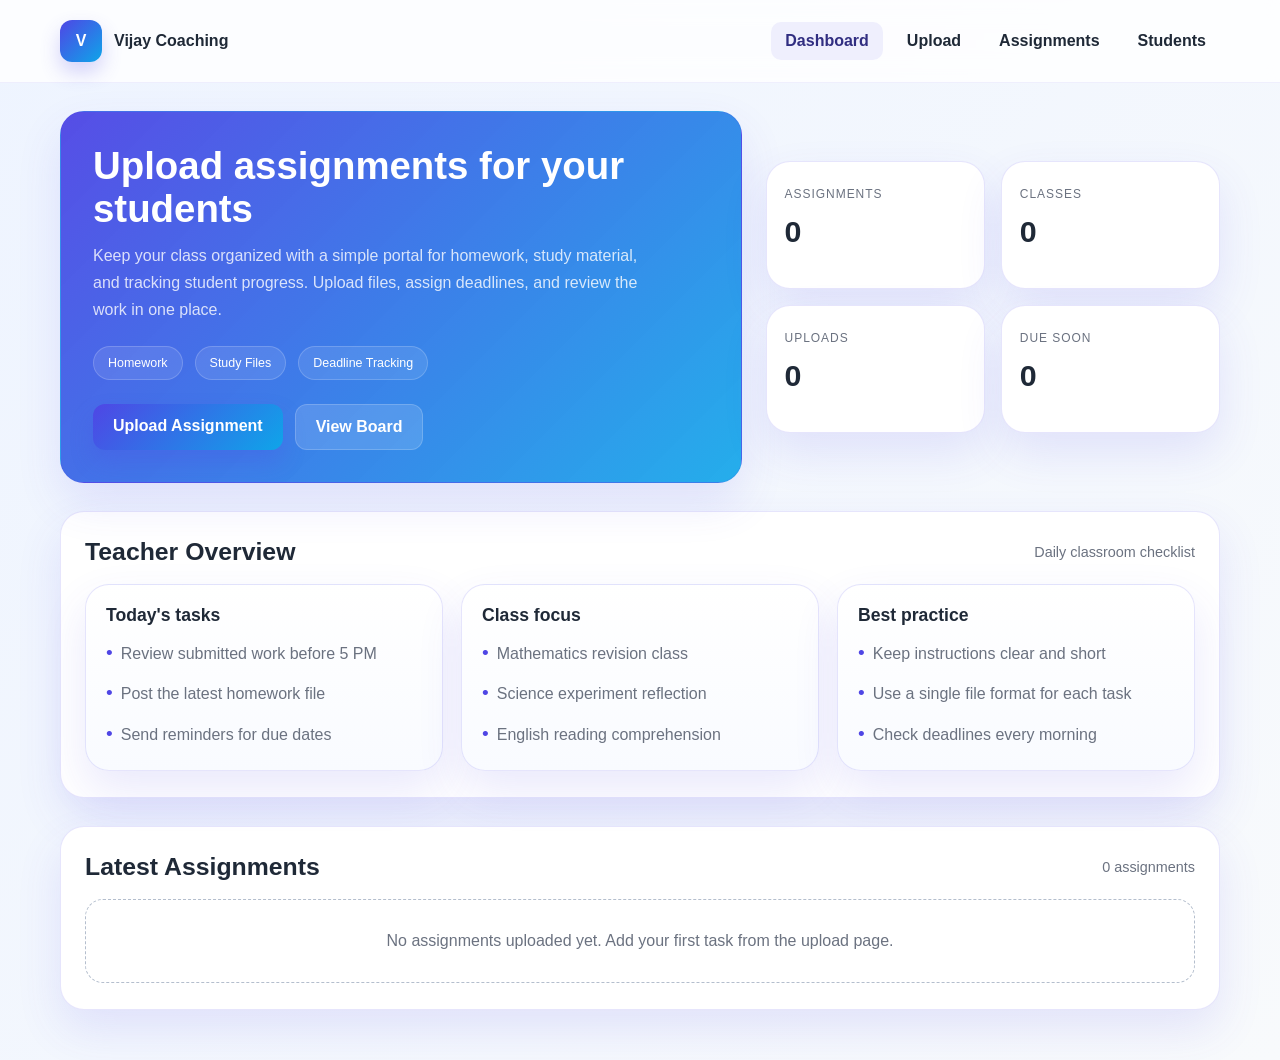
<file: Vijay Coaching/index.html>
<!DOCTYPE html>
<html lang="en">
  <head>
    <meta charset="UTF-8" />
    <meta name="viewport" content="width=device-width, initial-scale=1.0" />
    <title>Vijay Coaching | Teacher Portal</title>
    <link rel="stylesheet" href="./styles.css" />
  </head>
  <body>
    <header class="site-header">
      <nav class="navbar">
        <a class="brand" href="./index.html">
          <span class="brand-mark">V</span>
          <span>Vijay Coaching</span>
        </a>
        <div class="nav-links">
          <a href="./index.html" class="active">Dashboard</a>
          <a href="./upload.html">Upload</a>
          <a href="./assignments.html">Assignments</a>
          <a href="./students.html">Students</a>
        </div>
      </nav>
    </header>

    <main class="container">
      <section class="page-hero">
        <div class="hero-card">
          <h1>Upload assignments for your students</h1>
          <p>
            Keep your class organized with a simple portal for homework, study material,
            and tracking student progress. Upload files, assign deadlines, and review the work in one place.
          </p>
          <div class="hero-badges">
            <span>Homework</span>
            <span>Study Files</span>
            <span>Deadline Tracking</span>
          </div>
          <div class="hero-actions">
            <a class="primary-btn" href="./upload.html">Upload Assignment</a>
            <a class="secondary-btn" href="./assignments.html">View Board</a>
          </div>
        </div>

        <div class="metric-grid">
          <div class="metric-card">
            <span class="label">Assignments</span>
            <span class="value" id="totalAssignments">0</span>
          </div>
          <div class="metric-card">
            <span class="label">Classes</span>
            <span class="value" id="classCount">0</span>
          </div>
          <div class="metric-card">
            <span class="label">Uploads</span>
            <span class="value" id="uploadCount">0</span>
          </div>
          <div class="metric-card">
            <span class="label">Due Soon</span>
            <span class="value" id="dueSoonCount">0</span>
          </div>
        </div>
      </section>

      <section class="section panel">
        <div class="section-header">
          <h2>Teacher Overview</h2>
          <span>Daily classroom checklist</span>
        </div>

        <div class="feature-grid">
          <article class="notice-card">
            <h3>Today's tasks</h3>
            <ul class="notice-list">
              <li>Review submitted work before 5 PM</li>
              <li>Post the latest homework file</li>
              <li>Send reminders for due dates</li>
            </ul>
          </article>

          <article class="notice-card">
            <h3>Class focus</h3>
            <ul class="notice-list">
              <li>Mathematics revision class</li>
              <li>Science experiment reflection</li>
              <li>English reading comprehension</li>
            </ul>
          </article>

          <article class="notice-card">
            <h3>Best practice</h3>
            <ul class="notice-list">
              <li>Keep instructions clear and short</li>
              <li>Use a single file format for each task</li>
              <li>Check deadlines every morning</li>
            </ul>
          </article>
        </div>
      </section>

      <section class="section panel">
        <div class="section-header">
          <h2>Latest Assignments</h2>
          <span id="assignmentCount">0 assignments</span>
        </div>

        <div id="assignmentList" class="assignment-grid"></div>
      </section>
    </main>

    <script src="./app.js"></script>
  </body>
</html>
</file>
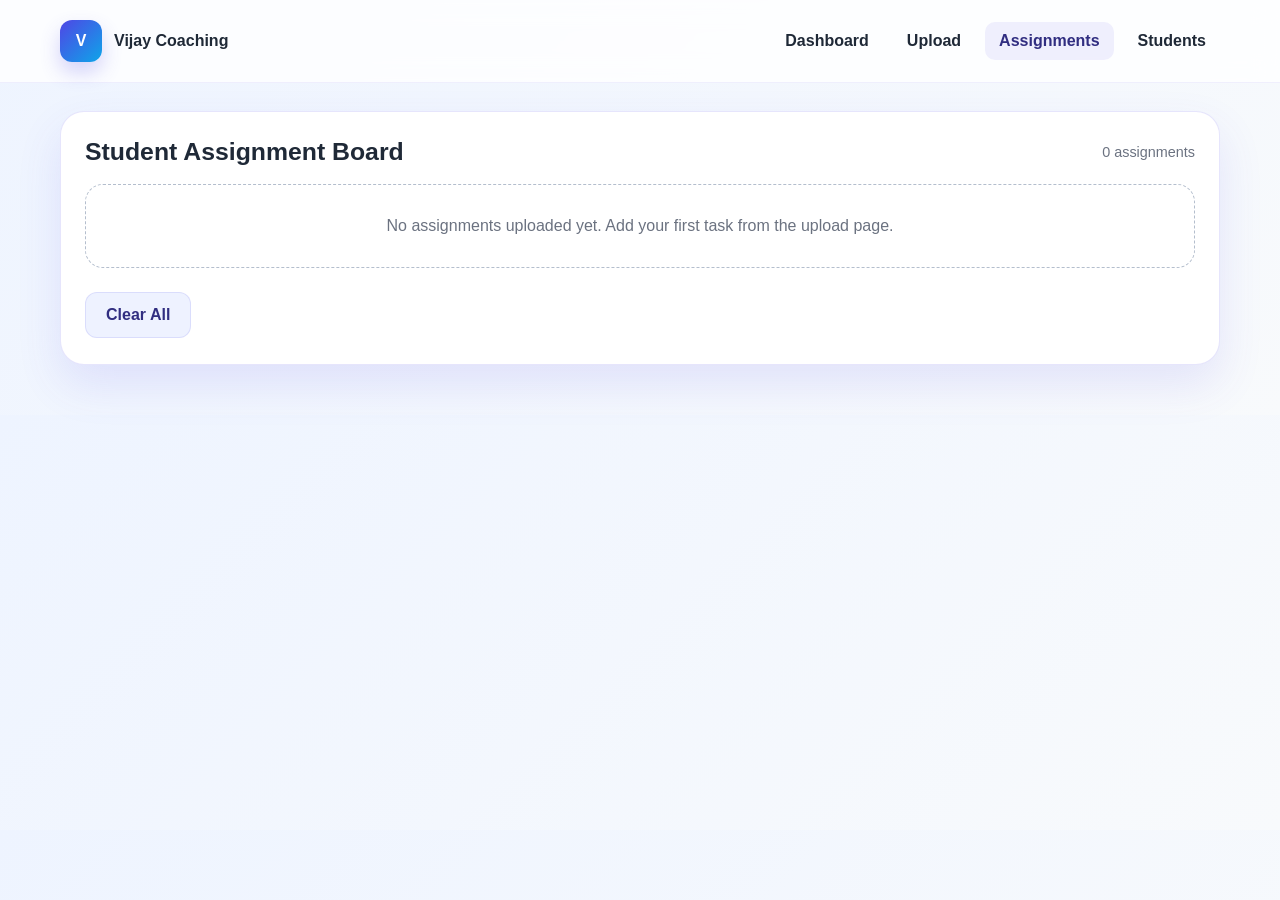
<file: Vijay Coaching/assignments.html>
<!DOCTYPE html>
<html lang="en">
  <head>
    <meta charset="UTF-8" />
    <meta name="viewport" content="width=device-width, initial-scale=1.0" />
    <title>Assignments | Vijay Coaching</title>
    <link rel="stylesheet" href="./styles.css" />
  </head>
  <body>
    <header class="site-header">
      <nav class="navbar">
        <a class="brand" href="./index.html">
          <span class="brand-mark">V</span>
          <span>Vijay Coaching</span>
        </a>
        <div class="nav-links">
          <a href="./index.html">Dashboard</a>
          <a href="./upload.html">Upload</a>
          <a href="./assignments.html" class="active">Assignments</a>
          <a href="./students.html">Students</a>
        </div>
      </nav>
    </header>

    <main class="container">
      <section class="section panel">
        <div class="section-header">
          <h2>Student Assignment Board</h2>
          <span id="assignmentCount">0 assignments</span>
        </div>

        <div id="assignmentList" class="assignment-grid"></div>

        <div class="form-actions" style="margin-top: 24px;">
          <button id="clearAssignments" class="secondary-btn" type="button" style="background: #eef2ff; color: var(--primary-dark); border: 1px solid rgba(79,70,229,.12);">Clear All</button>
        </div>
      </section>
    </main>

    <script src="./app.js"></script>
  </body>
</html>
</file>
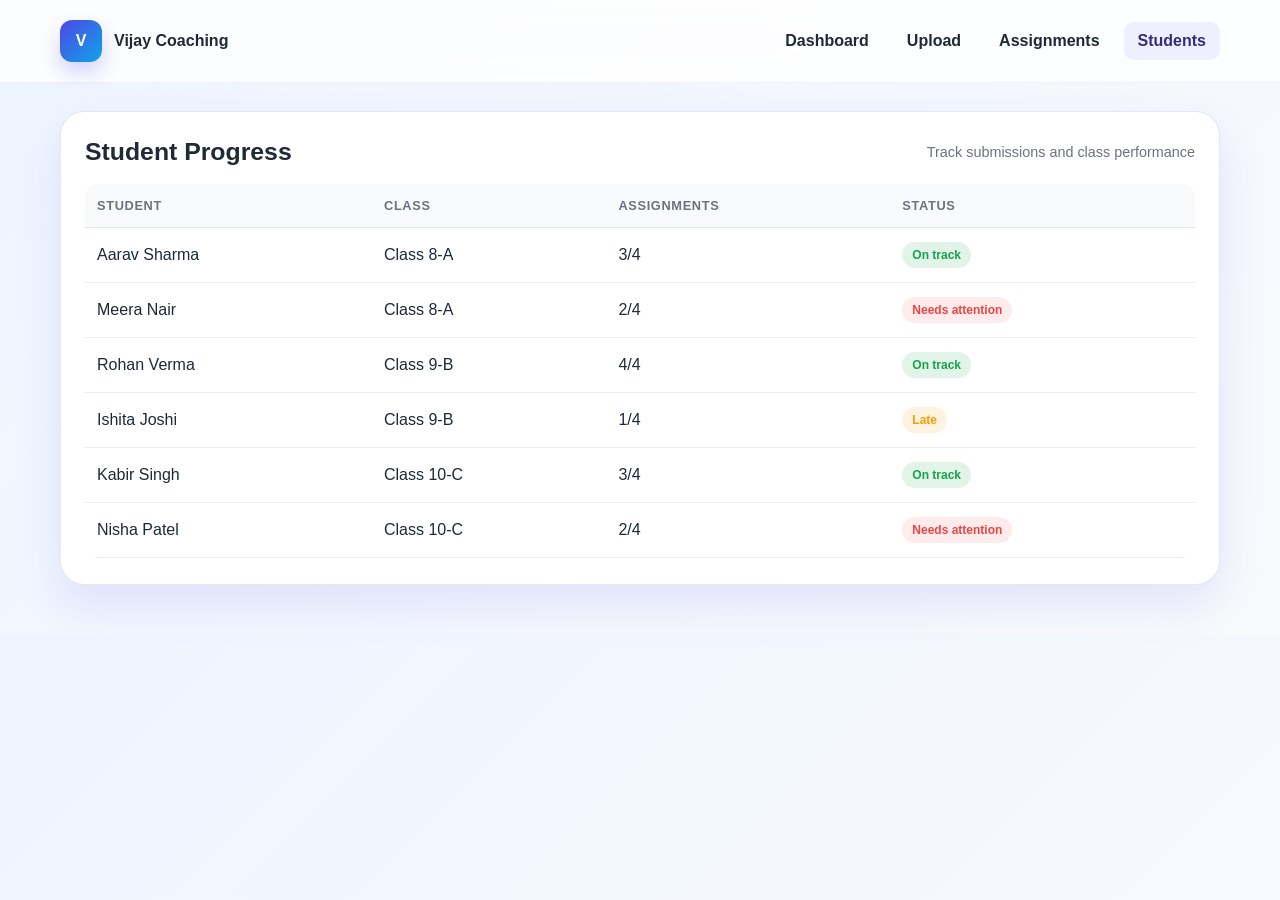
<file: Vijay Coaching/students.html>
<!DOCTYPE html>
<html lang="en">
  <head>
    <meta charset="UTF-8" />
    <meta name="viewport" content="width=device-width, initial-scale=1.0" />
    <title>Students | Vijay Coaching</title>
    <link rel="stylesheet" href="./styles.css" />
  </head>
  <body>
    <header class="site-header">
      <nav class="navbar">
        <a class="brand" href="./index.html">
          <span class="brand-mark">V</span>
          <span>Vijay Coaching</span>
        </a>
        <div class="nav-links">
          <a href="./index.html">Dashboard</a>
          <a href="./upload.html">Upload</a>
          <a href="./assignments.html">Assignments</a>
          <a href="./students.html" class="active">Students</a>
        </div>
      </nav>
    </header>

    <main class="container">
      <section class="section panel">
        <div class="section-header">
          <h2>Student Progress</h2>
          <span>Track submissions and class performance</span>
        </div>

        <div class="student-table-wrap">
          <table id="studentTable" class="student-table"></table>
        </div>
      </section>
    </main>

    <script src="./app.js"></script>
  </body>
</html>
</file>
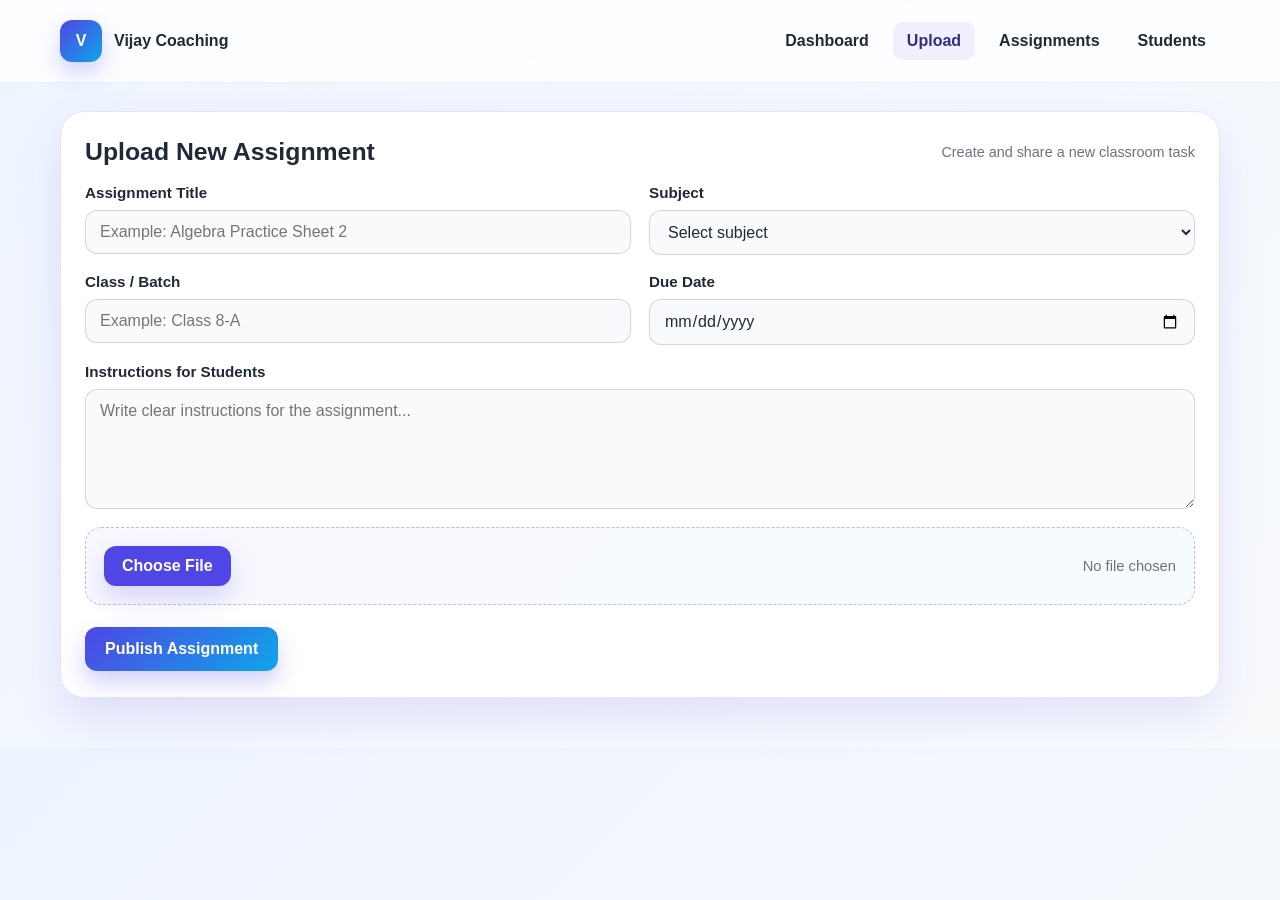
<file: Vijay Coaching/upload.html>
<!DOCTYPE html>
<html lang="en">
  <head>
    <meta charset="UTF-8" />
    <meta name="viewport" content="width=device-width, initial-scale=1.0" />
    <title>Upload Assignment | Vijay Coaching</title>
    <link rel="stylesheet" href="./styles.css" />
  </head>
  <body>
    <header class="site-header">
      <nav class="navbar">
        <a class="brand" href="./index.html">
          <span class="brand-mark">V</span>
          <span>Vijay Coaching</span>
        </a>
        <div class="nav-links">
          <a href="./index.html">Dashboard</a>
          <a href="./upload.html" class="active">Upload</a>
          <a href="./assignments.html">Assignments</a>
          <a href="./students.html">Students</a>
        </div>
      </nav>
    </header>

    <main class="container">
      <section class="section panel">
        <div class="section-header">
          <h2>Upload New Assignment</h2>
          <span>Create and share a new classroom task</span>
        </div>

        <form id="assignmentForm">
          <div class="form-grid">
            <label class="field">
              <span>Assignment Title</span>
              <input id="title" type="text" placeholder="Example: Algebra Practice Sheet 2" required />
            </label>

            <label class="field">
              <span>Subject</span>
              <select id="subject" required>
                <option value="">Select subject</option>
                <option>Mathematics</option>
                <option>Science</option>
                <option>English</option>
                <option>History</option>
                <option>Geography</option>
                <option>Computer Science</option>
                <option>General</option>
              </select>
            </label>

            <label class="field">
              <span>Class / Batch</span>
              <input id="className" type="text" placeholder="Example: Class 8-A" required />
            </label>

            <label class="field">
              <span>Due Date</span>
              <input id="dueDate" type="date" required />
            </label>
          </div>

          <label class="field" style="margin-top: 18px;">
            <span>Instructions for Students</span>
            <textarea id="instructions" placeholder="Write clear instructions for the assignment..."></textarea>
          </label>

          <label class="upload-box">
            <span class="upload-label">Choose File</span>
            <input id="assignmentFile" type="file" accept=".pdf,.doc,.docx,.ppt,.pptx,.zip,.png,.jpg,.jpeg" />
            <span class="upload-file-name" id="selectedFileName">No file chosen</span>
          </label>

          <div class="form-actions">
            <button class="primary-btn" type="submit">Publish Assignment</button>
          </div>
        </form>
      </section>
    </main>

    <script src="./app.js"></script>
  </body>
</html>
</file>
<file: Vijay Coaching/styles.css>
:root {
  --bg: #f5f7ff;
  --panel: #ffffff;
  --panel-alt: #f7f9ff;
  --primary: #4f46e5;
  --primary-dark: #312e81;
  --secondary: #0ea5e9;
  --success: #16a34a;
  --warning: #f59e0b;
  --danger: #ef4444;
  --text: #1f2937;
  --muted: #6b7280;
  --border: rgba(79, 70, 229, 0.14);
  --shadow: 0 20px 45px rgba(79, 70, 229, 0.12);
}

* {
  box-sizing: border-box;
}

html {
  scroll-behavior: smooth;
}

body {
  margin: 0;
  font-family: "Segoe UI", Tahoma, Geneva, Verdana, sans-serif;
  background: linear-gradient(135deg, #eef4ff 0%, #f8fafc 100%);
  color: var(--text);
}

a {
  text-decoration: none;
}

button,
input,
select,
textarea {
  font: inherit;
}

img {
  display: block;
  max-width: 100%;
}

.container {
  max-width: 1200px;
  margin: 0 auto;
  padding: 0 20px 50px;
}

.site-header {
  position: sticky;
  top: 0;
  z-index: 10;
  backdrop-filter: blur(12px);
  background: rgba(255, 255, 255, 0.8);
  border-bottom: 1px solid rgba(79, 70, 229, 0.08);
}

.navbar {
  max-width: 1200px;
  margin: 0 auto;
  padding: 20px;
  display: flex;
  align-items: center;
  justify-content: space-between;
  gap: 18px;
}

.brand {
  display: inline-flex;
  align-items: center;
  gap: 12px;
  font-weight: 800;
  color: var(--text);
}

.brand-mark {
  display: grid;
  place-items: center;
  width: 42px;
  height: 42px;
  border-radius: 12px;
  background: linear-gradient(135deg, var(--primary), var(--secondary));
  color: white;
  box-shadow: 0 10px 20px rgba(79, 70, 229, 0.24);
}

.nav-links {
  display: flex;
  align-items: center;
  gap: 10px;
  flex-wrap: wrap;
}

.nav-links a {
  color: var(--text);
  font-weight: 600;
  padding: 10px 14px;
  border-radius: 10px;
  transition: 0.2s ease;
}

.nav-links a:hover,
.nav-links a.active {
  background: rgba(79, 70, 229, 0.08);
  color: var(--primary-dark);
}

.page-hero {
  margin-top: 28px;
  display: grid;
  grid-template-columns: 1.2fr 0.8fr;
  gap: 24px;
  align-items: center;
}

.hero-card,
.panel,
.metric-card,
.task-card,
.student-card,
.notice-card {
  background: var(--panel);
  border: 1px solid var(--border);
  border-radius: 24px;
  box-shadow: var(--shadow);
}

.hero-card {
  padding: 32px;
  background: linear-gradient(135deg, rgba(79, 70, 229, 0.96), rgba(14, 165, 233, 0.9));
  color: white;
}

.hero-card h1 {
  margin: 0 0 12px;
  font-size: clamp(2.1rem, 3vw, 3.2rem);
  line-height: 1.12;
}

.hero-card p {
  margin: 0;
  color: rgba(255, 255, 255, 0.8);
  line-height: 1.7;
  max-width: 560px;
}

.hero-badges {
  display: flex;
  flex-wrap: wrap;
  gap: 12px;
  margin-top: 22px;
}

.hero-badges span {
  display: inline-flex;
  padding: 9px 14px;
  border: 1px solid rgba(255, 255, 255, 0.18);
  border-radius: 999px;
  background: rgba(255, 255, 255, 0.1);
  font-size: 0.78rem;
}

.hero-actions {
  display: flex;
  flex-wrap: wrap;
  gap: 12px;
  margin-top: 24px;
}

.primary-btn,
.secondary-btn,
.warn-btn,
.inline-btn,
.upload-label,
.card-btn,
.delete-btn {
  border: none;
  border-radius: 12px;
  font-weight: 700;
  cursor: pointer;
  transition: transform 0.2s ease, box-shadow 0.2s ease;
}

.primary-btn:hover,
.secondary-btn:hover,
.warn-btn:hover,
.inline-btn:hover,
.upload-label:hover,
.card-btn:hover,
.delete-btn:hover {
  transform: translateY(-1px);
}

.primary-btn {
  background: linear-gradient(135deg, var(--primary), var(--secondary));
  color: white;
  padding: 13px 20px;
  box-shadow: 0 12px 22px rgba(79, 70, 229, 0.25);
}

.secondary-btn {
  background: rgba(255, 255, 255, 0.14);
  color: white;
  border: 1px solid rgba(255, 255, 255, 0.18);
  padding: 13px 20px;
}

.metric-grid {
  display: grid;
  grid-template-columns: repeat(2, minmax(0, 1fr));
  gap: 16px;
}

.metric-card {
  padding: 22px 18px;
  min-height: 128px;
}

.metric-card .label {
  color: var(--muted);
  text-transform: uppercase;
  letter-spacing: 0.08em;
  font-size: 0.75rem;
}

.metric-card .value {
  display: block;
  margin-top: 12px;
  font-size: clamp(1.9rem, 2vw, 2.7rem);
  font-weight: 800;
}

.section {
  margin-top: 28px;
  padding: 26px 24px;
}

.section-header {
  display: flex;
  align-items: center;
  justify-content: space-between;
  gap: 16px;
  margin-bottom: 18px;
}

.section-header h2 {
  margin: 0;
  font-size: 1.55rem;
}

.section-header span {
  color: var(--muted);
  font-size: 0.9rem;
}

.feature-grid {
  display: grid;
  grid-template-columns: repeat(auto-fit, minmax(220px, 1fr));
  gap: 18px;
}

.notice-card {
  padding: 20px;
  background: linear-gradient(180deg, #ffffff 0%, #f9fbff 100%);
}

.notice-card h3 {
  margin: 0 0 12px;
  font-size: 1.1rem;
}

.notice-card p,
.notice-card li,
.task-card p,
.task-meta,
.assignment-detail,
.student-status {
  color: var(--muted);
  line-height: 1.6;
}

.notice-list {
  list-style: none;
  padding: 0;
  margin: 0;
  display: grid;
  gap: 10px;
}

.notice-list li::before {
  content: "•";
  color: var(--primary);
  margin-right: 8px;
  font-size: 1.2rem;
}

.form-grid {
  display: grid;
  grid-template-columns: repeat(2, minmax(0, 1fr));
  gap: 18px;
}

.field {
  display: flex;
  flex-direction: column;
  gap: 9px;
}

.field span {
  font-weight: 600;
  font-size: 0.95rem;
}

.field input,
.field select,
.field textarea {
  width: 100%;
  padding: 12px 14px;
  border: 1px solid rgba(148, 163, 184, 0.4);
  border-radius: 12px;
  background: #f8fafc;
  color: var(--text);
}

.field textarea {
  min-height: 120px;
  resize: vertical;
}

.field input:focus,
.field select:focus,
.field textarea:focus {
  outline: none;
  border-color: rgba(79, 70, 229, 0.5);
  box-shadow: 0 0 0 4px rgba(79, 70, 229, 0.08);
  background: white;
}

.upload-box {
  display: flex;
  align-items: center;
  justify-content: space-between;
  gap: 16px;
  margin-top: 18px;
  padding: 18px;
  border-radius: 16px;
  border: 1.5px dashed rgba(79, 70, 229, 0.35);
  background: linear-gradient(135deg, rgba(79, 70, 229, 0.04), rgba(14, 165, 233, 0.04));
}

.upload-box input {
  display: none;
}

.upload-label {
  display: inline-flex;
  align-items: center;
  justify-content: center;
  padding: 11px 18px;
  border-radius: 12px;
  background: var(--primary);
  color: white;
  box-shadow: 0 12px 26px rgba(79, 70, 229, 0.2);
}

.upload-file-name {
  color: var(--muted);
  font-size: 0.92rem;
  text-overflow: ellipsis;
  overflow: hidden;
  white-space: nowrap;
}

.form-actions {
  display: flex;
  flex-wrap: wrap;
  gap: 12px;
  margin-top: 22px;
}

.assignment-grid,
.student-grid {
  display: grid;
  grid-template-columns: repeat(auto-fit, minmax(260px, 1fr));
  gap: 18px;
}

.task-card {
  padding: 18px;
  background: linear-gradient(180deg, #ffffff 0%, #f9fbff 100%);
}

.card-top {
  display: flex;
  align-items: center;
  justify-content: space-between;
  gap: 10px;
}

.tag,
.class-badge {
  display: inline-flex;
  align-items: center;
  border-radius: 999px;
  padding: 7px 11px;
  font-size: 0.74rem;
  font-weight: 800;
  letter-spacing: 0.04em;
  text-transform: uppercase;
}

.tag {
  background: rgba(79, 70, 229, 0.08);
  color: var(--primary-dark);
}

.class-badge {
  background: rgba(14, 165, 233, 0.1);
  color: var(--secondary);
}

.task-card h3 {
  margin: 18px 0 10px;
  font-size: 1.25rem;
}

.task-card p {
  margin: 0 0 16px;
}

.meta-list {
  list-style: none;
  padding: 0;
  margin: 0 0 18px;
  display: grid;
  gap: 8px;
  color: var(--text);
  font-size: 0.9rem;
}

.meta-list strong {
  color: var(--muted);
}

.card-actions {
  display: flex;
  align-items: center;
  justify-content: space-between;
  gap: 10px;
  flex-wrap: wrap;
}

.card-btn,
.delete-btn {
  padding: 10px 14px;
  font-weight: 700;
}

.card-btn {
  background: rgba(22, 163, 74, 0.12);
  color: var(--success);
}

.delete-btn {
  background: rgba(239, 68, 68, 0.1);
  color: var(--danger);
}

.empty-state {
  width: 100%;
  border: 1px dashed rgba(148, 163, 184, 0.7);
  border-radius: 18px;
  text-align: center;
  padding: 32px 18px;
  background: rgba(255, 255, 255, 0.4);
  color: var(--muted);
}

.student-table-wrap {
  overflow-x: auto;
}

.student-table {
  width: 100%;
  border-collapse: collapse;
  background: #fff;
  border-radius: 14px;
  overflow: hidden;
}

.student-table th,
.student-table td {
  padding: 14px 12px;
  text-align: left;
  border-bottom: 1px solid rgba(148, 163, 184, 0.2);
}

.student-table th {
  background: #f8fafc;
  color: var(--muted);
  font-size: 0.8rem;
  text-transform: uppercase;
  letter-spacing: 0.05em;
}

.badge {
  display: inline-flex;
  padding: 6px 10px;
  border-radius: 999px;
  font-size: 0.75rem;
  font-weight: 700;
}

.badge.success {
  background: rgba(22, 163, 74, 0.12);
  color: var(--success);
}

.badge.warning {
  background: rgba(245, 158, 11, 0.12);
  color: var(--warning);
}

.badge.danger {
  background: rgba(239, 68, 68, 0.1);
  color: var(--danger);
}

@media (max-width: 850px) {
  .page-hero {
    grid-template-columns: 1fr;
  }
}

@media (max-width: 700px) {
  .navbar,
  .section-header,
  .upload-box,
  .card-actions {
    flex-direction: column;
    align-items: flex-start;
  }

  .form-grid,
  .metric-grid {
    grid-template-columns: 1fr;
  }

  .nav-links {
    justify-content: flex-start;
  }
}
</file>
